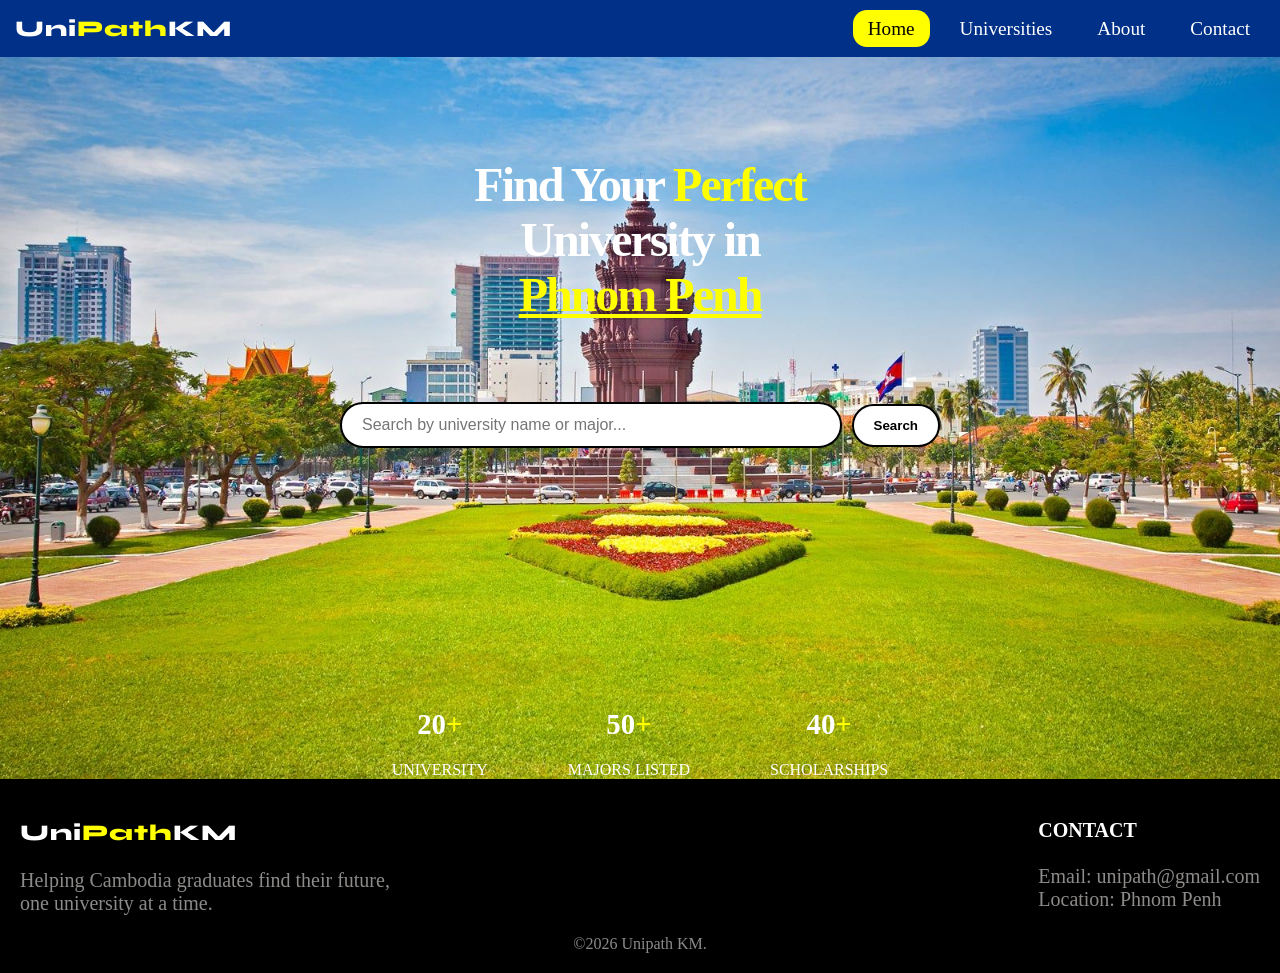
<file: index.html>
<!DOCTYPE html>
<html lang="en">
<head>
    <meta charset="UTF-8">
    <meta name="viewport" content="width=device-width, initial-scale=1.0">
    <title>UniPath KH</title>
    <link rel="stylesheet" href="style.css">
    <link href="https://fonts.googleapis.com/css2?family=Syne:wght@700;800&family=DM+Sans:wght@300;400;500&display=swap"
        rel="stylesheet">
</head>
<body>

    <!--Navigation bar-->
    <main>
            <nav class="nav-bar">
                <div class="main-logo"> Uni<span>Path</span>KM</div>
                <div class="nav-link">
                    <ul>
                        <li><a href="index.html" class="active">Home</a></li>
                        <li><a href="University.html">Universities</a></li>
                        <li><a href="About.html">About</a></li>
                        <li><a href="Contact.html">Contact</a></li>
                    </ul>
                </div>
                </div>
            </nav>
            
            <!--HomePage-->
            
            <section class="hero">
                <div class="main-title">
                    <h1>Find Your <span>Perfect</span></br> University in</br> <span id="name-of-city">Phnom Penh</span></h1>
                </div>
            
                <!--Searchbar-->
            
                <div class="search-bar">
                    <input class="input" type="text" id="searchInput" placeholder="Search by university name or major...">
                    <button class="search">Search</button>
                </div>
            </section>
            
            <!--Summarize-->
            
            <section class="overview">
                <div>
                    <h1>20<span>+</span></h1>
                    <p>UNIVERSITY</p>
                </div>
                <div>
                    <h1>50<span>+</span></h1>
                    <p>MAJORS LISTED</p>
                </div>
                <div>
                    <h1>40<span>+</span></h1>
                    <p>SCHOLARSHIPS</p>
                </div>
            </section>
    </main>
<footer>
    <div class="footer">
        <div class="footer-caption">
            <div class="main-logo">Uni<span>Path</span>KM</div> <br>
            <p>Helping Cambodia graduates find their future, <br>one university at a time.</p>
        </div>
        <div class="contact">
            <h4>CONTACT</h4><br>
            <p>Email: unipath@gmail.com</p>
            <p>Location: Phnom Penh</p>
        </div>
    </div>
    <p class="copywrited"> &#169;2026 Unipath KM.</p>
</footer>
 
</body>
</html>
</file>
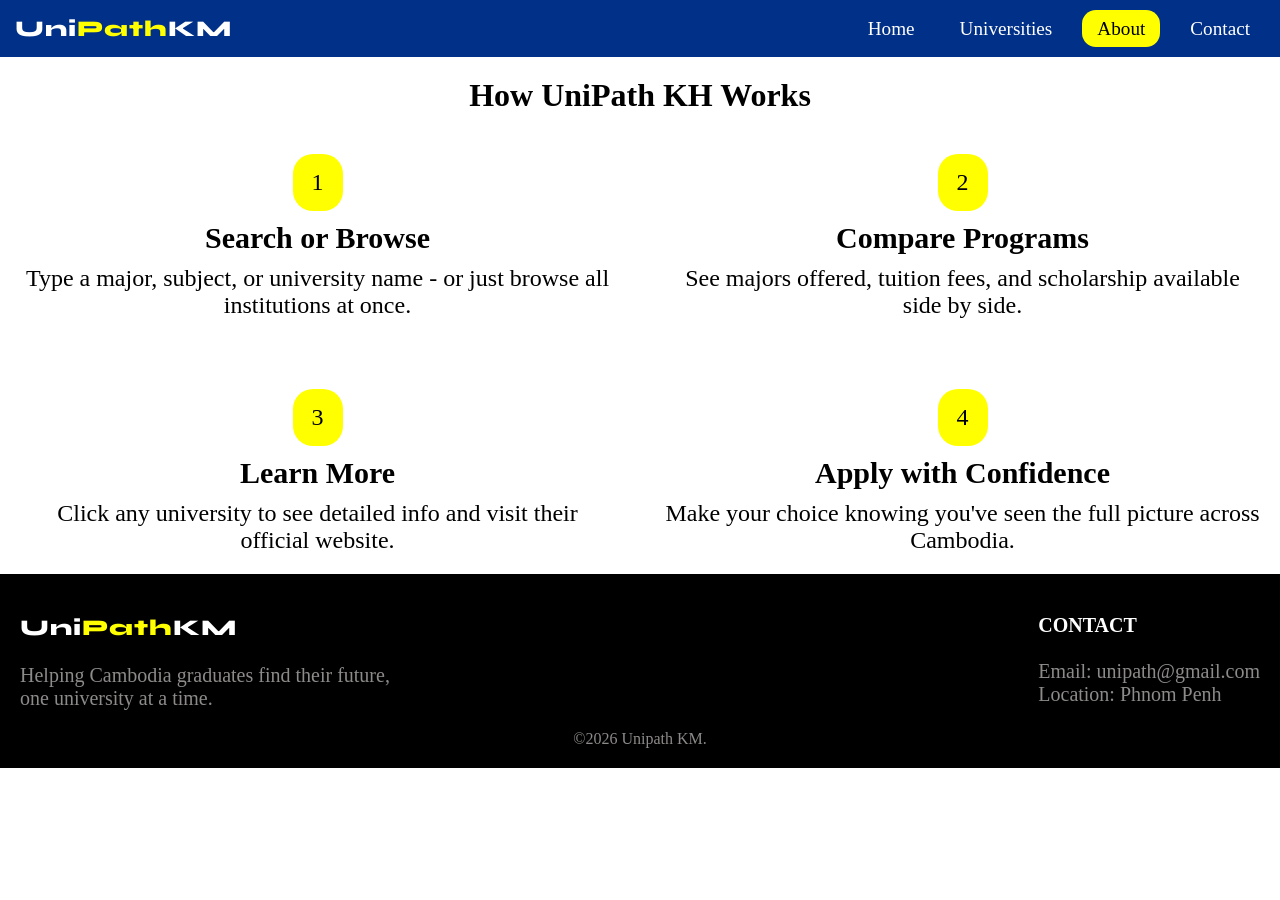
<file: About.html>
<!DOCTYPE html>
<html lang="en">

<head>
    <meta charset="UTF-8">
    <meta name="viewport" content="width=device-width, initial-scale=1.0">
    <title>UniPath KH</title>
    <link rel="stylesheet" href="style.css">
    <link href="https://fonts.googleapis.com/css2?family=Syne:wght@700;800&family=DM+Sans:wght@300;400;500&display=swap"
        rel="stylesheet">
</head>

<body>

    <!--Navigation bar-->

    <nav class="nav-bar">
        <div class="main-logo"> Uni<span>Path</span>KM</div>
        <div class="nav-link">
            <ul>
                <li><a href="index.html">Home</a></li>
                <li><a href="University.html">Universities</a></li>
                <li><a href="About.html" class="active">About</a></li>
                <li><a href="Contact.html">Contact</a></li>
            </ul>
        </div>
        </div>
    </nav>

    <!--About-->
    <h1>How UniPath KH Works</h1>

    <section class="About">

        <div class="instruction">
            <p class="step">1</p>
            <h4>Search or Browse</h4>
            <p>Type a major, subject, or university name - or just browse all institutions at once.</p>
        </div>

        <div class="instruction">
            <p class="step">2</p>
            <h4>Compare Programs</h4>
            <p>See majors offered, tuition fees, and scholarship available side by side.</p>
        </div>

        <div class="instruction">
            <p class="step">3</p>
            <h4>Learn More</h4>
            <p>Click any university to see detailed info and visit their official website.</p>
        </div>

        <div class="instruction">
            <p class="step">4</p>
            <h4>Apply with Confidence</h4>
            <p>Make your choice knowing you've seen the full picture across Cambodia.</p>
        </div>
    </section>
        <footer>
            <div class="footer">
                <div class="footer-caption">
                    <div class="main-logo">Uni<span>Path</span>KM</div> <br>
                    <p>Helping Cambodia graduates find their future, <br>one university at a time.</p>
                </div>
                <div class="contact">
                    <h4>CONTACT</h4><br>
                    <p>Email: unipath@gmail.com</p>
                    <p>Location: Phnom Penh</p>
                </div>
            </div>
            <p class="copywrited"> &#169;2026 Unipath KM.</p>
        </footer>
</body>

</html>
</file>
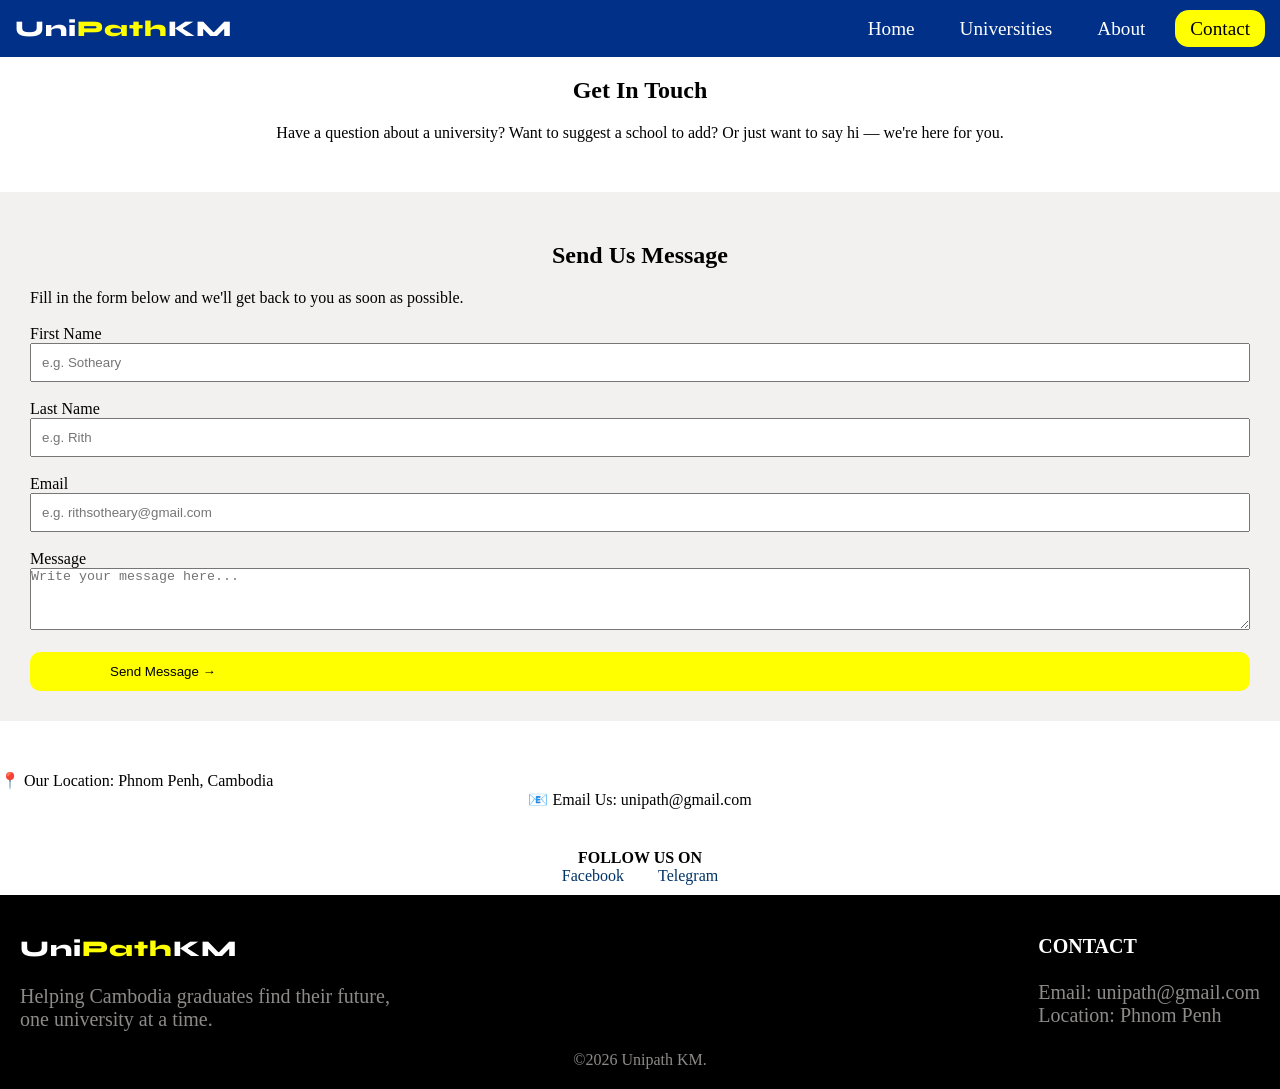
<file: Contact.html>
<!DOCTYPE html>
<html lang="en">

<head>
    <meta charset="UTF-8">
    <meta name="viewport" content="width=device-width, initial-scale=1.0">
    <title>UniPath KH</title>
    <link rel="stylesheet" href="style.css">
    <link href="https://fonts.googleapis.com/css2?family=Syne:wght@700;800&family=DM+Sans:wght@300;400;500&display=swap"
        rel="stylesheet">
</head>

<body>

    <!--Navigation bar-->

    <nav class="nav-bar">
        <div class="main-logo"> Uni<span>Path</span>KM</div>
        <div class="nav-link">
            <ul>
                <li><a href="index.html">Home</a></li>
                <li><a href="University.html">Universities</a></li>
                <li><a href="About.html">About</a></li>
                <li><a href="Contact.html" class="active">Contact</a></li>
            </ul>
        </div>
        </div>
    </nav>


    <!-- CONTACT HERO -->

    <section class="contact-hero">
        <div class="container">
            <h1>Get In Touch</h1>
            <p>Have a question about a university? Want to suggest a school to add? Or just want to say hi — we're here for
                you.</p>
        </div>

    </section>

    <!-- CONTACT MAIN -->
    <section class="contact-main">

    <!--Form Message-->

<div class="form-container">
    <h1>Send Us Message</h1>
    <p>Fill in the form below and we'll get back to you as soon as possible.</p><br>

    <!-- Update the 'action' with your Formspree ID later -->
    <form class="form" action="https://formspree.io/f/your-id-here" method="POST">
        <label for="firstname">First Name</label><br>
        <input type="text" name="firstname" id="firstname" placeholder="e.g. Sotheary" required><br>
        <br>

        <label for="lastname">Last Name</label><br>
        <input type="text" name="lastname" id="lastname" placeholder="e.g. Rith" required><br>
        <br>

        <label for="email">Email</label><br>
        <!-- Changed type to "email" for better validation -->
        <input type="email" name="email" id="email" placeholder="e.g. rithsotheary@gmail.com" required><br>
        <br>

        <label for="message">Message</label><br>
        <!-- Changed to textarea so users can write longer messages -->
        <textarea name="message" id="message" placeholder="Write your message here..." rows="4" style="width: 100%;"
            required></textarea><br>
        <br>

        <input id="submit" type="submit" value="Send Message &#8594;">
    </form>
</div>

       
<!-- ADDRESS AND EMAIL -->
<div class="address-email">
    <div class="location">
        <p>📍 Our Location: Phnom Penh, Cambodia</p>
    </div>
    <div class="email">
        <p>📧 Email Us: <a href="mailto:unipath@gmail.com">unipath@gmail.com</a></p>
    </div>
</div>

<!-- SOCIAL MEDIA -->
<div class="social-connection">
    <h4>FOLLOW US ON</h4>
    <div class="social-links">
        <a href="https://www.facebook.com/share/19mcDoA1mV/?mibextid=wwXIfr">Facebook</a>
        <a href="https://t.me/noung_mouy">Telegram</a>
    </div>
</div>
        


        <!--Footer-->

        <footer>
            <div class="footer">
                <div class="footer-caption">
                    <div class="main-logo">Uni<span>Path</span>KM</div> <br>
                    <p>Helping Cambodia graduates find their future, <br>one university at a time.</p>
                </div>
                <div class="contact"> 
                    <h4>CONTACT</h4><br>
                    <p>Email: unipath@gmail.com</p>
                    <p>Location: Phnom Penh</p>
                </div>
            </div>
            <p class="copywrited"> &#169;2026 Unipath KM.</p>
        </footer>
        
</body>

</html>
</file>
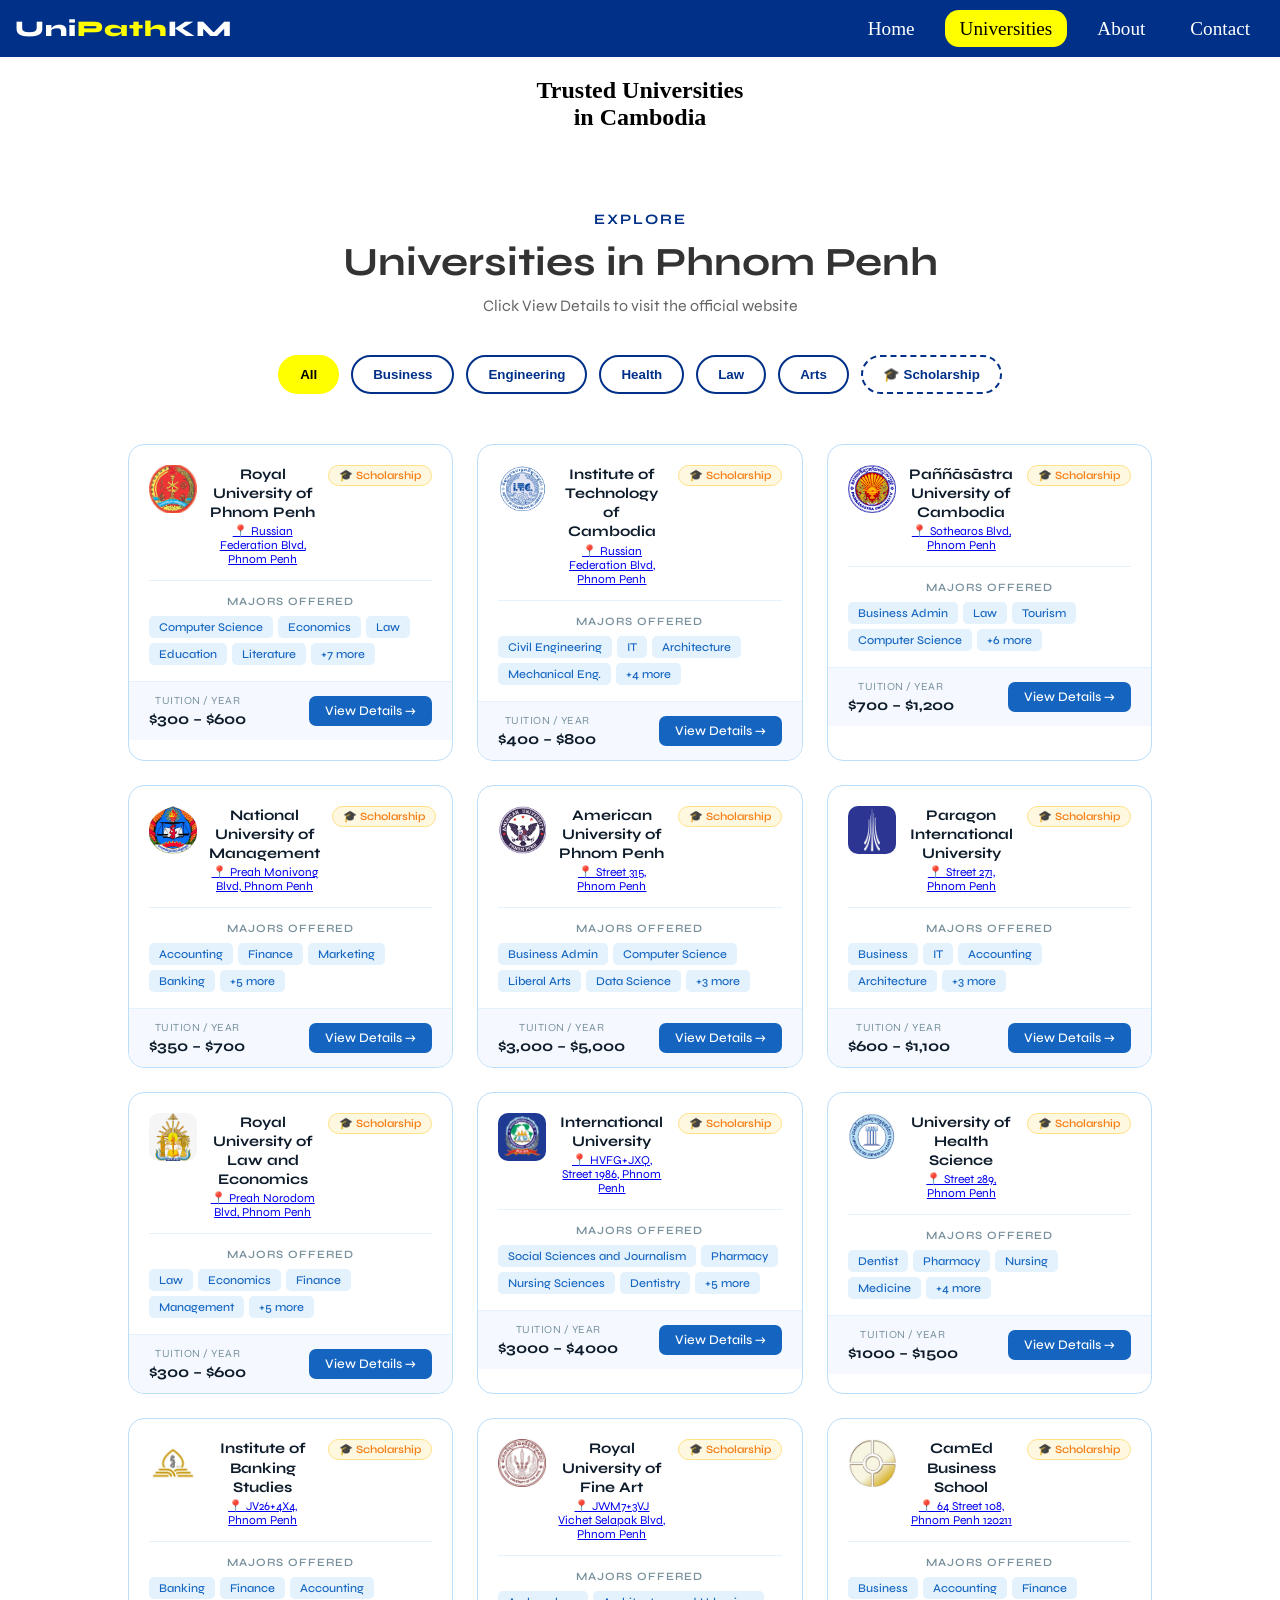
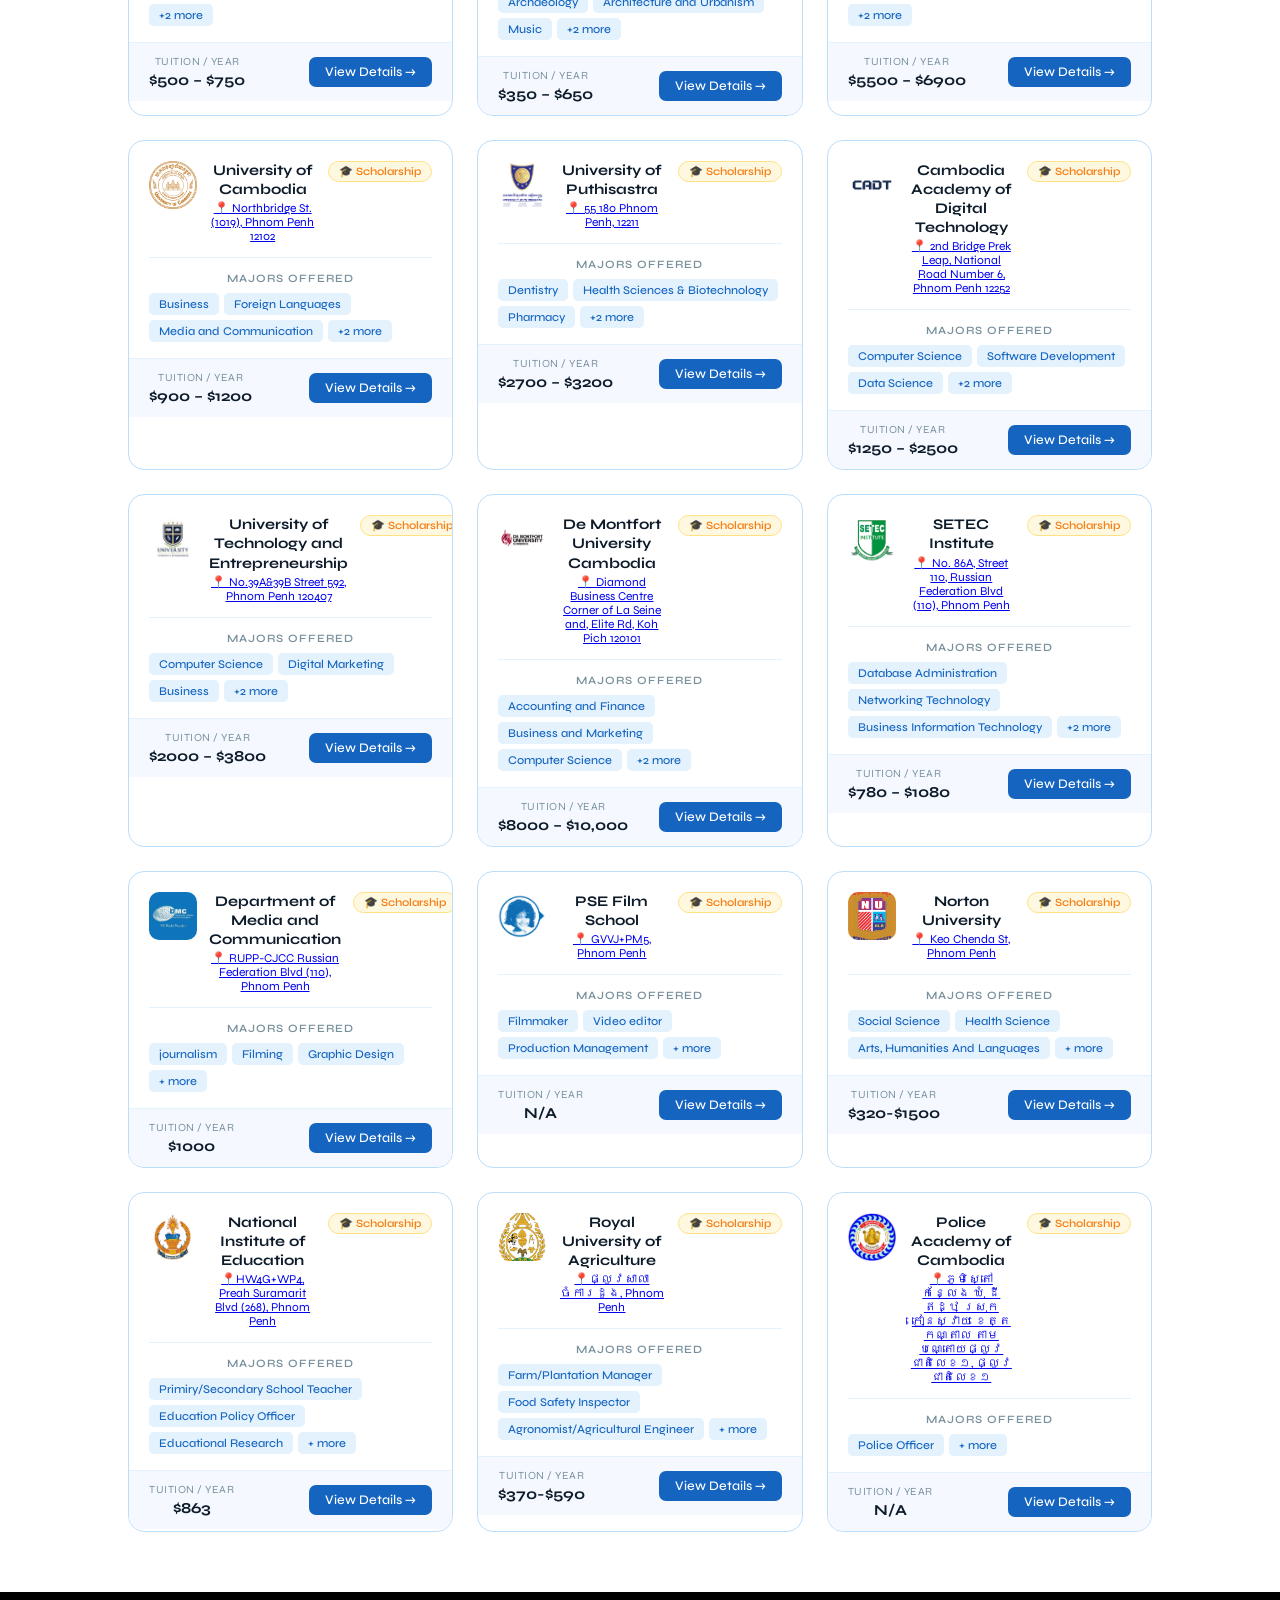
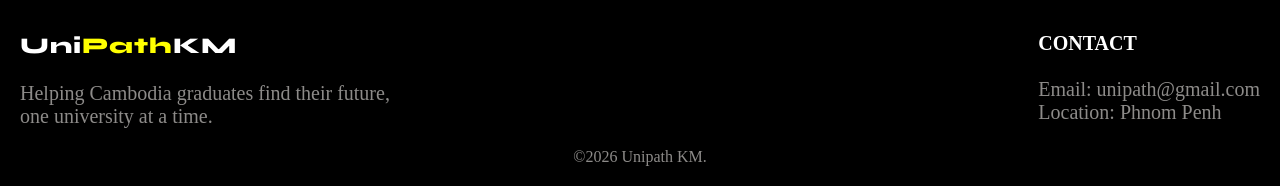
<file: University.html>
<!DOCTYPE html>
<html lang="en">

<head>
    <meta charset="UTF-8">
    <meta name="viewport" content="width=device-width, initial-scale=1.0">
    <title>UniPath KH</title>
    <link rel="stylesheet" href="style.css">
    <link href="https://fonts.googleapis.com/css2?family=Syne:wght@700;800&family=DM+Sans:wght@300;400;500&display=swap"
        rel="stylesheet">
</head>

<body>

    <!--Navigation bar-->

    <nav class="nav-bar">
        <div class="main-logo"> Uni<span>Path</span>KM</div>
        <div class="nav-link">
            <ul>
                <li><a href="index.html">Home</a></li>
                <li><a href="University.html" class="active">Universities</a></li>
                <li><a href="About.html">About</a></li>
                <li><a href="Contact.html">Contact</a></li>
            </ul>
        </div>
        </div>
    </nav>

    <!--Title-->

    <section class="maincontent-uni">
        <h1>Trusted Universities </br>in Cambodia</h1>
    </section>

    <!--All Universities section-->
<section class="section">
    <div class="section-label">Explore</div>
    <h2 class="section-title">Universities in Phnom Penh</h2>
    <p class="section-sub">Click View Details to visit the official website</p>

    <!-- FILTER BUTTONS -->
    <div class="filters">
        <button class="filter-btn active">All</button>
        <button class="filter-btn">Business</button>
        <button class="filter-btn">Engineering</button>
        <button class="filter-btn">Health</button>
        <button class="filter-btn">Law</button>
        <button class="filter-btn">Arts</button>
        <button class="filter-btn">🎓 Scholarship</button>
    </div>

    <!-- CARDS GRID -->
    <div class="uni-grid">

        <article class="uni-card" id="rupp">
            <div class="card-top">
                <div class="uni-logo-box">
                    <img src="rupp.jpg" alt="RUPP Logo">
                </div>
                <div class="uni-info">
                    <div class="uni-name">Royal University of Phnom Penh</div>
                    <div class="uni-location"><a href="https://maps.app.goo.gl/J4eo127VAQvdAU5q9">📍 Russian Federation
                            Blvd, Phnom Penh</a></div>
                </div>
                <span class="scholarship-badge">🎓 Scholarship</span>
            </div>
            <div class="card-divider"></div>
            <div class="majors-label">Majors Offered</div>
            <div class="major-tags">
                <span class="tag">Computer Science</span>
                <span class="tag">Economics</span>
                <span class="tag">Law</span>
                <span class="tag">Education</span>
                <span class="tag">Literature</span>
                <span class="tag">+7 more</span>
            </div>
            <div class="card-footer">
                <div>
                    <span class="tuition-label">Tuition / Year</span>
                    <span class="tuition-price">$300 – $600</span>
                </div>
                <a href="https://rupp.edu.kh" target="_blank" class="view-btn">View Details →</a>
            </div>
        </article>

        <article class="uni-card" id="itc">
            <div class="card-top">
                <div class="uni-logo-box">
                    <img src="Institute_of_Technology_of_Cambodia_logo.png" alt="ITC Logo">
                </div>
                <div class="uni-info">
                    <div class="uni-name">Institute of Technology of Cambodia</div>
                    <div class="uni-location"><a href="https://maps.app.goo.gl/xc8BMeDpicM1KKTw6">📍 Russian Federation
                            Blvd, Phnom Penh</a></div>
                </div>
                <span class="scholarship-badge">🎓 Scholarship</span>
            </div>
            <div class="card-divider"></div>
            <div class="majors-label">Majors Offered</div>
            <div class="major-tags">
                <span class="tag">Civil Engineering</span>
                <span class="tag">IT</span>
                <span class="tag">Architecture</span>
                <span class="tag">Mechanical Eng.</span>
                <span class="tag">+4 more</span>
            </div>
            <div class="card-footer">
                <div>
                    <span class="tuition-label">Tuition / Year</span>
                    <span class="tuition-price">$400 – $800</span>
                </div>
                <a href="https://itc.edu.kh" target="_blank" class="view-btn">View Details →</a>
            </div>
        </article>

        <article class="uni-card" id="puc">
            <div class="card-top">
                <div class="uni-logo-box">
                    <img src="PUC_Logo.png" alt="PUC Logo">
                </div>
                <div class="uni-info">
                    <div class="uni-name">Paññāsāstra University of Cambodia</div>
                    <div class="uni-location"><a href="https://maps.app.goo.gl/HcYLBo6fMzPzdLn36">📍 Sothearos Blvd,
                            Phnom Penh</a></div>
                </div>
                <span class="scholarship-badge">🎓 Scholarship</span>
            </div>
            <div class="card-divider"></div>
            <div class="majors-label">Majors Offered</div>
            <div class="major-tags">
                <span class="tag">Business Admin</span>
                <span class="tag">Law</span>
                <span class="tag">Tourism</span>
                <span class="tag">Computer Science</span>
                <span class="tag">+6 more</span>
            </div>
            <div class="card-footer">
                <div>
                    <span class="tuition-label">Tuition / Year</span>
                    <span class="tuition-price">$700 – $1,200</span>
                </div>
                <a href="https://puc.edu.kh" target="_blank" class="view-btn">View Details →</a>
            </div>
        </article>

        <article class="uni-card" id="num">
            <div class="card-top">
                <div class="uni-logo-box">
                    <img src="National_University_of_Cambodia_logo.png" alt="NUM Logo">
                </div>
                <div class="uni-info">
                    <div class="uni-name">National University of Management</div>
                    <div class="uni-location"> <a href="https://maps.app.goo.gl/XrdVk2QCnAzQP4f1A">📍 Preah Monivong
                            Blvd, Phnom Penh</a></div>
                </div>
                <span class="scholarship-badge">🎓 Scholarship</span>
            </div>
            <div class="card-divider"></div>
            <div class="majors-label">Majors Offered</div>
            <div class="major-tags">
                <span class="tag">Accounting</span>
                <span class="tag">Finance</span>
                <span class="tag">Marketing</span>
                <span class="tag">Banking</span>
                <span class="tag">+5 more</span>
            </div>
            <div class="card-footer">
                <div>
                    <span class="tuition-label">Tuition / Year</span>
                    <span class="tuition-price">$350 – $700</span>
                </div>
                <a href="https://num.edu.kh" target="_blank" class="view-btn">View Details →</a>
            </div>
        </article>

        <article class="uni-card" id="aupp">
            <div class="card-top">
                <div class="uni-logo-box">
                    <img src="AUPP_Logo.png" alt="AUPP Logo">
                </div>
                <div class="uni-info">
                    <div class="uni-name">American University of Phnom Penh</div>
                    <div class="uni-location"><a href="https://maps.app.goo.gl/rZajpGHZjDTyL56J9">📍 Street 315, Phnom
                            Penh</a></div>
                </div>
                <span class="scholarship-badge">🎓 Scholarship</span>
            </div>
            <div class="card-divider"></div>
            <div class="majors-label">Majors Offered</div>
            <div class="major-tags">
                <span class="tag">Business Admin</span>
                <span class="tag">Computer Science</span>
                <span class="tag">Liberal Arts</span>
                <span class="tag">Data Science</span>
                <span class="tag">+3 more</span>
            </div>
            <div class="card-footer">
                <div>
                    <span class="tuition-label">Tuition / Year</span>
                    <span class="tuition-price">$3,000 – $5,000</span>
                </div>
                <a href="https://aupp.edu.kh" target="_blank" class="view-btn">View Details →</a>
            </div>
        </article>

        <article class="uni-card" id="paragon">
            <div class="card-top">
                <div class="uni-logo-box">
                    <img src="paragon.png" alt="Paragon Logo">
                </div>
                <div class="uni-info">
                    <div class="uni-name">Paragon International University</div>
                    <div class="uni-location"><a href="https://maps.app.goo.gl/za3uQHsGS89Px1X18">📍 Street 271, Phnom
                            Penh</a></div>
                </div>
                <span class="scholarship-badge">🎓 Scholarship</span>
            </div>
            <div class="card-divider"></div>
            <div class="majors-label">Majors Offered</div>
            <div class="major-tags">
                <span class="tag">Business</span>
                <span class="tag">IT</span>
                <span class="tag">Accounting</span>
                <span class="tag">Architecture</span>
                <span class="tag">+3 more</span>
            </div>
            <div class="card-footer" id="uhs">
                <div>
                    <span class="tuition-label">Tuition / Year</span>
                    <span class="tuition-price">$600 – $1,100</span>
                </div>
                <a href="https://paragoniu.edu.kh" target="_blank" class="view-btn">View Details →</a>
            </div>
        </article>

        <article class="uni-card" id="rule">
            <div class="card-top">
                <div class="uni-logo-box">
                    <img src="royal law.png" alt="RULE Logo">
                </div>
                <div class="uni-info">
                    <div class="uni-name">Royal University of Law and Economics</div>
                    <div class="uni-location"><a href="https://maps.app.goo.gl/9mLmdpe2etEVVDfM8">📍 Preah Norodom Blvd,
                            Phnom Penh</a></div>
                </div>
                <span class="scholarship-badge">🎓 Scholarship</span>
            </div>
            <div class="card-divider"></div>
            <div class="majors-label">Majors Offered</div>
            <div class="major-tags">
                <span class="tag">Law</span>
                <span class="tag">Economics</span>
                <span class="tag">Finance</span>
                <span class="tag">Management</span>
                <span class="tag">+5 more</span>
            </div>
            <div class="card-footer">
                <div>
                    <span class="tuition-label">Tuition / Year</span>
                    <span class="tuition-price">$300 – $600</span>
                </div>
                <a href="https://rule.edu.kh" target="_blank" class="view-btn">View Details →</a>
            </div>
        </article>

        <article class="uni-card" id="iu">
            <div class="card-top">
                <div class="uni-logo-box">
                    <img src="IU.png" alt="IU Logo">
                </div>
                <div class="uni-info">
                    <div class="uni-name">International University</div>
                    <div class="uni-location"><a href="https://maps.app.goo.gl/PThY8kusvf4TqGdF9">📍 HVFG+JXQ, Street
                            1986, Phnom Penh</a></div>
                </div>
                <span class="scholarship-badge">🎓 Scholarship</span>
            </div>
            <div class="card-divider"></div>
            <div class="majors-label">Majors Offered</div>
            <div class="major-tags">
                <span class="tag">Social Sciences and Journalism</span>
                <span class="tag">Pharmacy</span>
                <span class="tag">Nursing Sciences</span>
                <span class="tag">Dentistry</span>
                <span class="tag">+5 more</span>
            </div>
            <div class="card-footer">
                <div>
                    <span class="tuition-label">Tuition / Year</span>
                    <span class="tuition-price">$3000 – $4000</span>
                </div>
                <a href="https://www.iu.edu.kh/" target="_blank" class="view-btn">View Details →</a>
            </div>
        </article>

        <article class="uni-card" id="uhs">
            <div class="card-top">
                <div class="uni-logo-box">
                    <img src="UHS_Cambodia_logo.png" alt="UHS Logo">
                </div>
                <div class="uni-info">
                    <div class="uni-name">University of Health Science</div>
                    <div class="uni-location"><a href="https://maps.app.goo.gl/8MjQwvT35WNukAMy5">📍 Street 289, Phnom
                            Penh</a></div>
                </div>
                <span class="scholarship-badge">🎓 Scholarship</span>
            </div>
            <div class="card-divider"></div>
            <div class="majors-label">Majors Offered</div>
            <div class="major-tags">
                <span class="tag">Dentist</span>
                <span class="tag">Pharmacy</span>
                <span class="tag">Nursing</span>
                <span class="tag">Medicine</span>
                <span class="tag">+4 more</span>
            </div>
            <div class="card-footer">
                <div>
                    <span class="tuition-label">Tuition / Year</span>
                    <span class="tuition-price">$1000 – $1500</span>
                </div>
                <a href="https://uhs.edu.kh" target="_blank" class="view-btn">View Details →</a>
            </div>
        </article>

        <article class="uni-card" id="ibs">
            <div class="card-top">
                <div class="uni-logo-box">
                    <img src="IBS.jpg" alt="IBS Logo">
                </div>
                <div class="uni-info">
                    <div class="uni-name">Institute of Banking Studies</div>
                    <div class="uni-location"><a href="https://maps.app.goo.gl/PFxR43VjY2AYEd3M9">📍 JV26+4X4, Phnom
                            Penh</a></div>
                </div>
                <span class="scholarship-badge">🎓 Scholarship</span>
            </div>
            <div class="card-divider"></div>
            <div class="majors-label">Majors Offered</div>
            <div class="major-tags">
                <span class="tag">Banking</span>
                <span class="tag">Finance</span>
                <span class="tag">Accounting</span>
                <span class="tag">+2 more</span>
            </div>
            <div class="card-footer">
                <div>
                    <span class="tuition-label">Tuition / Year</span>
                    <span class="tuition-price">$500 – $750</span>
                </div>
                <a href="https://ibs.edu.kh/home" target="_blank" class="view-btn">View Details →</a>
            </div>
        </article>

        <article class="uni-card" id="rufa">
            <div class="card-top">
                <div class="uni-logo-box">
                    <img src="rufa.jpg" alt="RUFA Logo">
                </div>
                <div class="uni-info">
                    <div class="uni-name">Royal University of Fine Art</div>
                    <div class="uni-location"><a href="https://maps.app.goo.gl/nrC7LR8kGkuBhp927">📍 JWM7+3VJ Vichet
                            Selapak Blvd, Phnom Penh</a></div>
                </div>
                <span class="scholarship-badge">🎓 Scholarship</span>
            </div>
            <div class="card-divider"></div>
            <div class="majors-label">Majors Offered</div>
            <div class="major-tags">
                <span class="tag">Archaeology</span>
                <span class="tag">Architecture and Urbanism</span>
                <span class="tag">Music</span>
                <span class="tag">+2 more</span>
            </div>
            <div class="card-footer">
                <div>
                    <span class="tuition-label">Tuition / Year</span>
                    <span class="tuition-price">$350 – $650</span>
                </div>
                <a href="https://rufa.edu.kh/" target="_blank" class="view-btn">View Details →</a>
            </div>
        </article>

        <article class="uni-card" id="camed">
            <div class="card-top">
                <div class="uni-logo-box">
                    <img src="camed.jpg" alt="CamEd Logo">
                </div>
                <div class="uni-info">
                    <div class="uni-name">CamEd Business School</div>
                    <div class="uni-location"><a href="https://maps.app.goo.gl/RL89DFJDEDmjC28k9">📍 64 Street 108,
                            Phnom Penh 120211</a></div>
                </div>
                <span class="scholarship-badge">🎓 Scholarship</span>
            </div>
            <div class="card-divider"></div>
            <div class="majors-label">Majors Offered</div>
            <div class="major-tags">
                <span class="tag">Business</span>
                <span class="tag">Accounting</span>
                <span class="tag">Finance</span>
                <span class="tag">+2 more</span>
            </div>
            <div class="card-footer">
                <div>
                    <span class="tuition-label">Tuition / Year</span>
                    <span class="tuition-price">$5500 – $6900</span>
                </div>
                <a href="https://cam-ed.edu.kh/" target="_blank" class="view-btn">View Details →</a>
            </div>
        </article>

        <article class="uni-card" id="uc">
            <div class="card-top">
                <div class="uni-logo-box">
                    <img src="uc.png" alt="UC Logo">
                </div>
                <div class="uni-info">
                    <div class="uni-name">University of Cambodia</div>
                    <div class="uni-location"><a href="https://maps.app.goo.gl/WC4RWcST4z4eyPWV7">📍 Northbridge St.
                            (1019), Phnom Penh 12102</a></div>
                </div>
                <span class="scholarship-badge">🎓 Scholarship</span>
            </div>
            <div class="card-divider"></div>
            <div class="majors-label">Majors Offered</div>
            <div class="major-tags">
                <span class="tag">Business</span>
                <span class="tag">Foreign Languages</span>
                <span class="tag">Media and Communication</span>
                <span class="tag">+2 more</span>
            </div>
            <div class="card-footer">
                <div>
                    <span class="tuition-label">Tuition / Year</span>
                    <span class="tuition-price">$900 – $1200</span>
                </div>
                <a href="https://uc.edu.kh/index.php" target="_blank" class="view-btn">View Details →</a>
            </div>
        </article>

        <article class="uni-card" id="puthisastra">
            <div class="card-top">
                <div class="uni-logo-box">
                    <img src="puthisastra.png" alt=" Puthisastra Logo">
                </div>
                <div class="uni-info">
                    <div class="uni-name">University of Puthisastra</div>
                    <div class="uni-location"><a href="https://maps.app.goo.gl/EE2n1A5bW8yNLGvn9">📍 55 180 Phnom Penh,
                            12211</a></div>
                </div>
                <span class="scholarship-badge">🎓 Scholarship</span>
            </div>
            <div class="card-divider"></div>
            <div class="majors-label">Majors Offered</div>
            <div class="major-tags">
                <span class="tag">Dentistry</span>
                <span class="tag">Health Sciences & Biotechnology</span>
                <span class="tag">Pharmacy</span>
                <span class="tag">+2 more</span>
            </div>
            <div class="card-footer">
                <div>
                    <span class="tuition-label">Tuition / Year</span>
                    <span class="tuition-price">$2700 – $3200</span>
                </div>
                <a href="https://www.puthisastra.edu.kh/" target="_blank" class="view-btn">View Details →</a>
            </div>
        </article>

        <article class="uni-card" id="cadt">
            <div class="card-top">
                <div class="uni-logo-box">
                    <img src="CADT.png" alt=" CADT Logo">
                </div>
                <div class="uni-info">
                    <div class="uni-name">Cambodia Academy of Digital Technology</div>
                    <div class="uni-location"><a href="https://maps.app.goo.gl/2S74FRNxTat2L7ke9">📍 2nd Bridge Prek
                            Leap, National Road Number 6, Phnom Penh 12252</a></div>
                </div>
                <span class="scholarship-badge">🎓 Scholarship</span>
            </div>
            <div class="card-divider"></div>
            <div class="majors-label">Majors Offered</div>
            <div class="major-tags">
                <span class="tag">Computer Science</span>
                <span class="tag">Software Development</span>
                <span class="tag">Data Science</span>
                <span class="tag">+2 more</span>
            </div>
            <div class="card-footer">
                <div>
                    <span class="tuition-label">Tuition / Year</span>
                    <span class="tuition-price">$1250 – $2500</span>
                </div>
                <a href="https://cadt.edu.kh/" target="_blank" class="view-btn">View Details →</a>
            </div>
        </article>

        <article class="uni-card" id="ute">
            <div class="card-top">
                <div class="uni-logo-box">
                    <img src="UTE (1).jpg" alt=" UTE Logo">
                </div>
                <div class="uni-info">
                    <div class="uni-name">University of Technology and Entrepreneurship</div>
                    <div class="uni-location"><a href="https://maps.app.goo.gl/vSQxHrujFnP7598Q6">📍 No.39A&39B Street
                            592, Phnom Penh 120407</a></div>
                </div>
                <span class="scholarship-badge">🎓 Scholarship</span>
            </div>
            <div class="card-divider"></div>
            <div class="majors-label">Majors Offered</div>
            <div class="major-tags">
                <span class="tag">Computer Science</span>
                <span class="tag">Digital Marketing</span>
                <span class="tag">Business</span>
                <span class="tag">+2 more</span>
            </div>
            <div class="card-footer">
                <div>
                    <span class="tuition-label">Tuition / Year</span>
                    <span class="tuition-price">$2000 – $3800</span>
                </div>
                <a href="https://ute.ac/" target="_blank" class="view-btn">View Details →</a>
            </div>
        </article>

        <article class="uni-card" id="dmuc">
            <div class="card-top">
                <div class="uni-logo-box">
                    <img src="DEMONFORD.png" alt=" DE Monfort Logo">
                </div>
                <div class="uni-info">
                    <div class="uni-name">De Montfort University Cambodia</div>
                    <div class="uni-location"><a href="https://maps.app.goo.gl/7spx8cMdXdo1ykRS8">📍 Diamond Business
                            Centre Corner of La Seine and, Elite Rd, Koh Pich 120101</a></div>
                </div>
                <span class="scholarship-badge">🎓 Scholarship</span>
            </div>
            <div class="card-divider"></div>
            <div class="majors-label">Majors Offered</div>
            <div class="major-tags">
                <span class="tag">Accounting and Finance</span>
                <span class="tag">Business and Marketing</span>
                <span class="tag">Computer Science</span>
                <span class="tag">+2 more</span>
            </div>
            <div class="card-footer">
                <div>
                    <span class="tuition-label">Tuition / Year</span>
                    <span class="tuition-price">$8000 – $10,000</span>
                </div>
                <a href="https://dmuc.edu.kh/" target="_blank" class="view-btn">View Details →</a>
            </div>
        </article>

        <article class="uni-card" id="setec">
            <div class="card-top">
                <div class="uni-logo-box">
                    <img src="SETEC.png" alt=" SETEC Logo">
                </div>
                <div class="uni-info">
                    <div class="uni-name">SETEC Institute</div>
                    <div class="uni-location"><a href="https://maps.app.goo.gl/9F39geZmny8KoG9u6">📍 No. 86A, Street
                            110, Russian Federation Blvd (110), Phnom Penh</a></div>
                </div>
                <span class="scholarship-badge">🎓 Scholarship</span>
            </div>
            <div class="card-divider"></div>
            <div class="majors-label">Majors Offered</div>
            <div class="major-tags">
                <span class="tag">Database Administration</span>
                <span class="tag">Networking Technology</span>
                <span class="tag">Business Information Technology</span>
                <span class="tag">+2 more</span>
            </div>
            <div class="card-footer">
                <div>
                    <span class="tuition-label">Tuition / Year</span>
                    <span class="tuition-price">$780 – $1080</span>
                </div>
                <a href="https://www.setecu.com/" target="_blank" class="view-btn">View Details →</a>
            </div>
        </article>

        <article class="uni-card" id="dmc">
            <div class="card-top">
                <div class="uni-logo-box">
                    <img src="dmc.jpg" alt=" DMC Logo">
                </div>
                <div class="uni-info">
                    <div class="uni-name">Department of Media and Communication</div>
                    <div class="uni-location"><a href="https://maps.app.goo.gl/DSdFnNJSinuoNNPG8">📍 RUPP-CJCC Russian
                            Federation Blvd (110), Phnom Penh</a></div>
                </div>
                <span class="scholarship-badge">🎓 Scholarship</span>
            </div>
            <div class="card-divider"></div>
            <div class="majors-label">Majors Offered</div>
            <div class="major-tags">
                <span class="tag">journalism</span>
                <span class="tag">Filming</span>
                <span class="tag">Graphic Design</span>
                <span class="tag">+ more</span>
            </div>
            <div class="card-footer">
                <div>
                    <span class="tuition-label">Tuition / Year</span>
                    <span class="tuition-price">$1000</span>
                </div>
                <a href="https://dmc-cci.edu.kh/" target="_blank" class="view-btn">View Details →</a>
            </div>
        </article>

        <article class="uni-card" id="pse">
            <div class="card-top">
                <div class="uni-logo-box">
                    <img src="pse.jpg" alt=" PSE Logo">
                </div>
                <div class="uni-info">
                    <div class="uni-name">PSE Film School</div>
                    <div class="uni-location"><a href="https://maps.app.goo.gl/oLHfEJy45bW85q8x5">📍 GVVJ+PM5, Phnom
                            Penh</a></div>
                </div>
                <span class="scholarship-badge">🎓 Scholarship</span>
            </div>
            <div class="card-divider"></div>
            <div class="majors-label">Majors Offered</div>
            <div class="major-tags">
                <span class="tag">Filmmaker</span>
                <span class="tag">Video editor</span>
                <span class="tag">Production Management</span>
                <span class="tag">+ more</span>
            </div>
            <div class="card-footer">
                <div>
                    <span class="tuition-label">Tuition / Year</span>
                    <span class="tuition-price">N/A</span>
                </div>
                <a href="https://www.pse.ngo/education/pse-film-school" target="_blank" class="view-btn">View Details
                    →</a>
            </div>
        </article>

        <article class="uni-card" id="norton">
            <div class="card-top">
                <div class="uni-logo-box">
                    <img src="norton.png" alt=" Norton Logo">
                </div>
                <div class="uni-info">
                    <div class="uni-name">Norton University</div>
                    <div class="uni-location"><a href="https://maps.app.goo.gl/Zxo9Mb2Hrc5ragqV7">📍 Keo Chenda St,
                            Phnom Penh</a></div>
                </div>
                <span class="scholarship-badge">🎓 Scholarship</span>
            </div>
            <div class="card-divider"></div>
            <div class="majors-label">Majors Offered</div>
            <div class="major-tags">
                <span class="tag">Social Science</span>
                <span class="tag">Health Science</span>
                <span class="tag">Arts, Humanities And Languages</span>
                <span class="tag">+ more</span>
            </div>
            <div class="card-footer">
                <div>
                    <span class="tuition-label">Tuition / Year</span>
                    <span class="tuition-price">$320-$1500</span>
                </div>
                <a href="https://www.norton-u.com/" target="_blank" class="view-btn">View Details →</a>
            </div>
        </article>

        <article class="uni-card" id="nie">
            <div class="card-top">
                <div class="uni-logo-box">
                    <img src="NIE.jpg" alt=" National Institute of Education Logo">
                </div>
                <div class="uni-info">
                    <div class="uni-name">National Institute of Education </div>
                    <div class="uni-location"><a href="https://maps.app.goo.gl/ZVWLaUThXKNuJGZf9">📍HW4G+WP4, Preah
                            Suramarit Blvd (268), Phnom Penh</a></div>
                </div>
                <span class="scholarship-badge">🎓 Scholarship</span>
            </div>
            <div class="card-divider"></div>
            <div class="majors-label">Majors Offered</div>
            <div class="major-tags">
                <span class="tag">Primiry/Secondary School Teacher</span>
                <span class="tag">Education Policy Officer</span>
                <span class="tag">Educational Research</span>
                <span class="tag">+ more</span>
            </div>
            <div class="card-footer">
                <div>
                    <span class="tuition-label">Tuition / Year</span>
                    <span class="tuition-price">$863</span>
                </div>
                <a href="https://nie.edu.kh/en/" target="_blank" class="view-btn">View Details →</a>
            </div>
        </article>

        <article class="uni-card" id="rua">
            <div class="card-top">
                <div class="uni-logo-box">
                    <img src="Royal University of Agriculture.jpg" alt="Royal University of Agriculture Logo">
                </div>
                <div class="uni-info">
                    <div class="uni-name">Royal University of Agriculture</div>
                    <div class="uni-location"><a href="https://maps.app.goo.gl/zgmDWsEQ8dzki2nu5">📍ផ្លូវសាលាចំការដូង,
                            Phnom Penh</a></div>
                </div>
                <span class="scholarship-badge">🎓 Scholarship</span>
            </div>
            <div class="card-divider"></div>
            <div class="majors-label">Majors Offered</div>
            <div class="major-tags">
                <span class="tag">Farm/Plantation Manager</span>
                <span class="tag">Food Safety Inspector</span>
                <span class="tag">Agronomist/Agricultural Engineer</span>
                <span class="tag">+ more</span>
            </div>
            <div class="card-footer">
                <div>
                    <span class="tuition-label">Tuition / Year</span>
                    <span class="tuition-price">$370-$590</span>
                </div>
                <a href="https://www.rua.edu.kh/" target="_blank" class="view-btn">View Details →</a>
            </div>
        </article>

        <article class="uni-card" id="pac">
            <div class="card-top">
                <div class="uni-logo-box">
                    <img src="Police Academy of Cambodia.jpg" alt="Police Academy of Cambodia Logo">
                </div>
                <div class="uni-info">
                    <div class="uni-name">Police Academy of Cambodia</div>
                    <div class="uni-location"><a href="https://maps.app.goo.gl/Qei9HTqP9m79QtTS8">📍ភូមិស្តៅកន្លែង​ ឃុំ
                            ដីឥដ្ឋ​ ស្រុកកៀនស្វាយ​ ខេត្តកណ្តាល ​តាមបណ្តោយ​ផ្លូវជាតិ​លេខ១​, ផ្លូវជាតិលេខ១</a></div>
                </div>
                <span class="scholarship-badge">🎓 Scholarship</span>
            </div>
            <div class="card-divider"></div>
            <div class="majors-label">Majors Offered</div>
            <div class="major-tags">
                <span class="tag">Police Officer</span>
                <span class="tag">+ more</span>
            </div>
            <div class="card-footer">
                <div>
                    <span class="tuition-label">Tuition / Year</span>
                    <span class="tuition-price">N/A</span>
                </div>
                <a href="https://www.pac.edu.kh/en/" target="_blank" class="view-btn">View Details →</a>
            </div>
        </article>

    </div>
</section>
<footer>
    <div class="footer">
        <div class="footer-caption">
            <div class="main-logo">Uni<span>Path</span>KM</div> <br>
            <p>Helping Cambodia graduates find their future, <br>one university at a time.</p>
        </div>
        <div class="contact">
            <h4>CONTACT</h4><br>
            <p>Email: unipath@gmail.com</p>
            <p>Location: Phnom Penh</p>
        </div>
    </div>
    <p class="copywrited"> &#169;2026 Unipath KM.</p>
</footer>

</body>

</html>
</file>
<file: style.css>
/*====Universal Selector=====*/

* {
    margin: 0;
    padding: 0;
    box-sizing: border-box;
}

html{
    scroll-behavior: smooth;
}

main{
    background-image: url("bg.jpg");
    background-repeat: no-repeat;
    background-size: cover;
    align-items: center;
    background-position: center;
}

        /*========HomePage=========*/

.nav-bar{
    display: flex;
    background-color: #003087;
    justify-content: space-between;
    padding: 15px;
    align-items: center;
    position: sticky;
    top: 0;
    z-index: 100;
}


.main-logo {
    font-size: 1.4rem;
    font-weight: 800;
    font-family: 'Syne', sans-serif;
    color: white;
    letter-spacing: 1px;}

.nav-link ul{
    list-style: none;
    display: flex;
    gap: 15px;
    font-size: 1.2rem;
    margin: 0;
}

.nav-link ul li a{
text-decoration: none;
    color: #ffffff;
    font-weight: 500;
    padding: 8px 15px;
    transition: all 0.3s ease;
    border-radius: 14px;
}

span{
    color: yellow
}

.nav-link ul li a:hover{
    background-color: rgb(228, 228, 223);
    color:black;
}

.nav-link ul li a.active {
    background-color: yellow;
    color: black;
}

.hero {
    padding: 80px 24px;
    text-align: center;
    align-content: center;
}

.main-title{
    display: flex;
    flex-direction: column;
    gap: 20px;

}

.hero h1{
    font-size: 3rem;
    letter-spacing: -2px;
    color: white;
}

.hero h1 span{
    color: yellow;
}


#name-of-city {
    text-decoration: underline;
}

     /*====Search bar====*/

.search-bar {
    
    display: flex;
    justify-content: center;
    align-items: center;
    margin: 60px 0;
    max-width: 600px;
    margin-left: auto;
    margin-right: auto;
    gap: 10px;
}

.input {
    width: 100%;
    padding: 12px 20px;
    font-size: 1rem;
    border: 2px solid black;
    border-radius: 999px;
}

.input:focus {
    border-color: #3498db;
}

.search {
    padding: 12px 20px;
    background-color: white;
    color: black;
    border: 2px solid black;
    border-radius: 999px;
    cursor: pointer;
    font-weight: 600;
}

.search:hover {
    background-color: yellow;
    color: black;
    border-color: black;
}

    /*====The bottom overview====*/

.overview{
    display: flex;
    gap: 80px;
    justify-content: center;
    margin-top: 100px;
    text-align: center;
    color: white;
    font-size: 1.2rem;
}
.overview p{
    font-size: 1rem;
}
.overview span{
    color: yellow ;
}



            /*======== University Page ======== */
.section {
    padding: 60px 10%;
    text-align: center;
    /* Centers all text elements */
    font-family: 'Syne', sans-serif;
}

.section-label {
    text-transform: uppercase;
    font-size: 0.9rem;
    font-weight: 700;
    color: #003087;
    letter-spacing: 2px;
    margin-bottom: 10px;
}

.section-title {
    font-size: 2.5rem;
    margin-bottom: 10px;
    color: #333;
}

.section-sub {
    color: #666;
    margin-bottom: 40px;
}

/* --- FILTER BUTTONS LAYOUT --- */
.filters {
    display: flex;
    justify-content: center;
    flex-wrap: wrap;
    gap: 12px;
    margin-bottom: 50px;
}

.filter-btn {
    padding: 10px 20px;
    border: 2px solid #003087;
    background: transparent;
    color: #003087;
    font-weight: 600;
    border-radius: 30px;
    /* Pill shape */
    cursor: pointer;
    transition: all 0.3s ease;
}

.filter-btn:hover {
    background-color: #003087;
    color: white;
}

.filter-btn.active {
    background-color: yellow;
    border-color: yellow;
    color: black;
}

.filter-btn:last-child {
    border-style: dashed;
}

    /*====All Uni Card====*/

.uni-grid {
    display: grid;
    grid-template-columns: repeat(auto-fill, minmax(320px, 1fr));
    gap: 24px;
}

.uni-card,
section {
    scroll-margin-top: 90px;
}

.uni-card {
    background: white;
    border: 1.5px solid #bbdefb;
    border-radius: 16px;
    overflow: hidden;
    transition:
        transform 0.25s,
        box-shadow 0.25s,
        border-color 0.25s;
}

.uni-card:hover {
    transform: translateY(-6px);
    box-shadow: 0 16px 48px rgba(13, 71, 161, 0.12);
    border-color: #1565c0;
}

.card-top {
    padding: 20px 20px 0;
    display: flex;
    align-items: flex-start;
    gap: 12px;
}

.uni-logo-box {
    width: 48px;
    height: 48px;
    border-radius: 10px;
    overflow: hidden;
    display: flex;
    align-items: center;
    justify-content: center;
    flex-shrink: 0;
}

.uni-logo-box img {
    width: 100%;
    height: 100%;
    object-fit: cover;
}

.uni-info {
    flex: 1;
}

.uni-name {
    font-family: "Syne", sans-serif;
    font-size: 0.92rem;
    font-weight: 700;
    color: #0d1b2a;
    line-height: 1.3;
}

.uni-location {
    font-size: 0.75rem;
    color: #78909c;
    margin-top: 2px;
}

.scholarship-badge {
    background: #fff8e1;
    color: #f57f17;
    border: 1px solid #ffe082;
    font-size: 0.7rem;
    font-weight: 600;
    padding: 3px 10px;
    border-radius: 100px;
    white-space: nowrap;
    flex-shrink: 0;
}

.card-divider {
    height: 1px;
    background: #e3f2fd;
    margin: 14px 20px;
}

.majors-label {
    padding: 0 20px;
    font-size: 0.7rem;
    font-weight: 600;
    color: #78909c;
    text-transform: uppercase;
    letter-spacing: 1px;
    margin-bottom: 8px;
}

.major-tags {
    padding: 0 20px;
    display: flex;
    flex-wrap: wrap;
    gap: 5px;
    margin-bottom: 16px;
}

.tag {
    background: #e3f2fd;
    color: #1565c0;
    font-size: 0.74rem;
    font-weight: 500;
    padding: 4px 10px;
    border-radius: 5px;
}

.card-footer {
    padding: 12px 20px;
    background: #f5f9ff;
    border-top: 1px solid #e3f2fd;
    display: flex;
    align-items: center;
    justify-content: space-between;
}

.tuition-label {
    display: block;
    font-size: 0.68rem;
    color: #78909c;
    text-transform: uppercase;
    letter-spacing: 0.5px;
    margin-bottom: 2px;
}

.tuition-price {
    font-family: "Syne", sans-serif;
    font-size: 0.95rem;
    font-weight: 700;
    color: #0d1b2a;
}

.view-btn {
    background: #1565c0;
    color: white;
    padding: 7px 16px;
    border-radius: 7px;
    font-size: 0.82rem;
    font-weight: 500;
    transition: background 0.2s;
    text-decoration: none;
}

.view-btn:hover {
    background: #0d47a1;
    color: white;
    text-decoration: none;
}

.view-btn:visited {
    color: white;
}


            /*========== About Page ==========*/

h1{
    margin: 20px;
    text-align: center;
}

.About{
    margin: 20px;
    align-items: center;
    justify-content: center;
    display: grid;
    grid-template-columns: repeat(2, 1fr);
    gap: 50px;
}

.instruction{
    margin-top: 20px;
    display: flex;
    flex-direction: column;
    gap: 10px;
    align-items: center;
}

.step{
    width: 50px;
    padding:  15px;
    border-radius: 20px;
    background-color:yellow;
    color: black;
    font-size: 40px;
    text-align: center;
}

.instruction h4{
    font-size: 30px;
}

.instruction p{
    text-align: center;
    font-size: 24px;
}


            /*========= Contact Page =========*/

    /*==== Get in Touch ====*/
.container{
    margin: 50 auto;
    padding: 0 200px;
    text-align: center;
   
}

    /*==== Send us Message =====*/
.form-container{
    margin: 50px auto;
    padding: 30px;
    background-color: rgb(243, 240, 240);
    justify-items: center;
}

.form-container input{
    width: 100%;
    padding: 10px;
    text-align: left;
}

#submit{
    padding: 12px 80px;
    background-color: yellow;
    color: black;
    border: none;
    border-radius: 10px;
}
    /*==== Location and Social media ====*/
.address-email,
.social-connection {
    text-align: center;
    /* Centers the text and links */
    margin: 40px 0;
    /* Adds space above and below */
}

.social-links a {
    display: inline-block;
    margin: 0 15px;
    /* Spaces out Facebook and Telegram */
    text-decoration: none;
    color: #003366;
    /* Matches your UniPath KM brand blue */
    font-weight: 500;
}

.email a {
    color: inherit;
    text-decoration: none;
}
    
footer{
    background-color: black;
    color: white;
    padding: 20px 0;
}


.footer{
    font-size: 20px;
    display: flex;
    justify-content: space-between;
    padding:20px;
    background-color: black;
    color: white;
}

.footer p{
    color: #8d8b89;
}

.copywrited{
    text-align: center;
    color: #8d8b89;
}


.address-email{
    justify-items: center;
}

.location {
    display: flex;
}

.social-connection{
    justify-items: center;
    margin-bottom: 10px;
}
</file>
